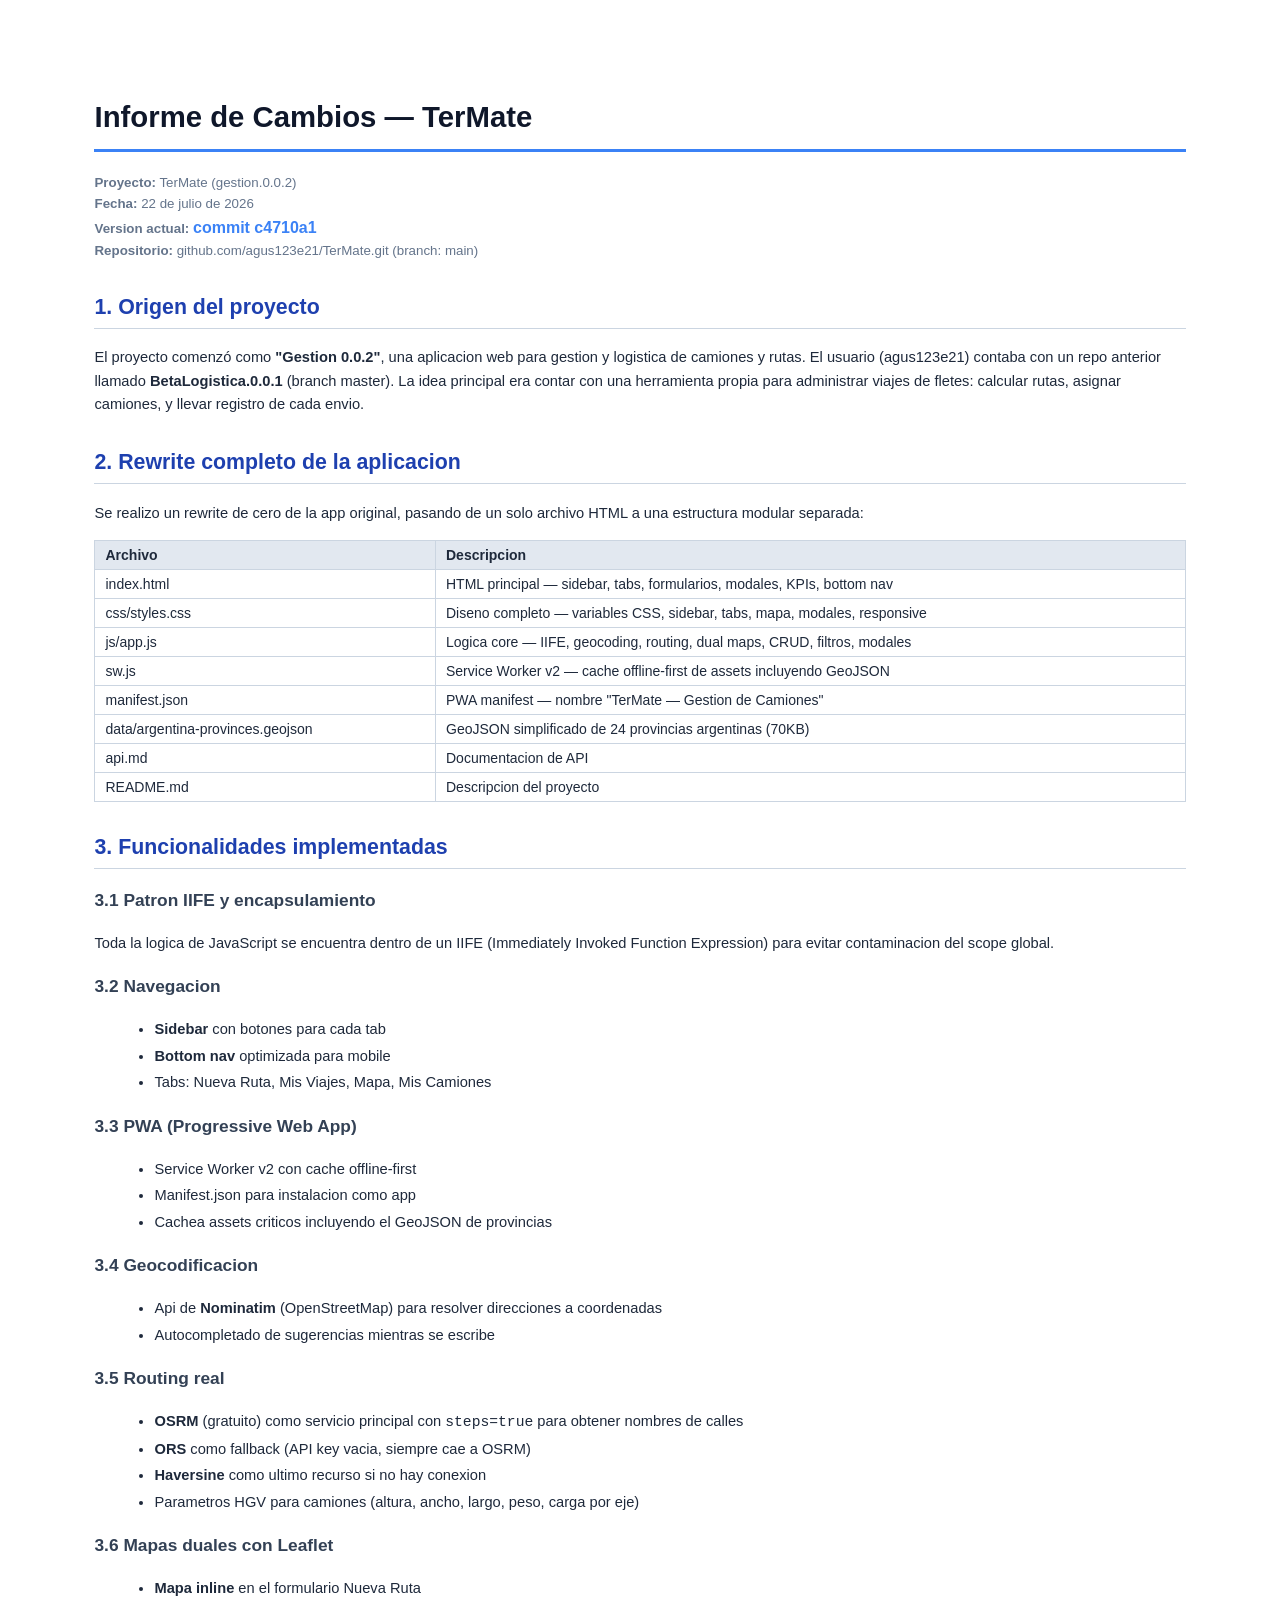
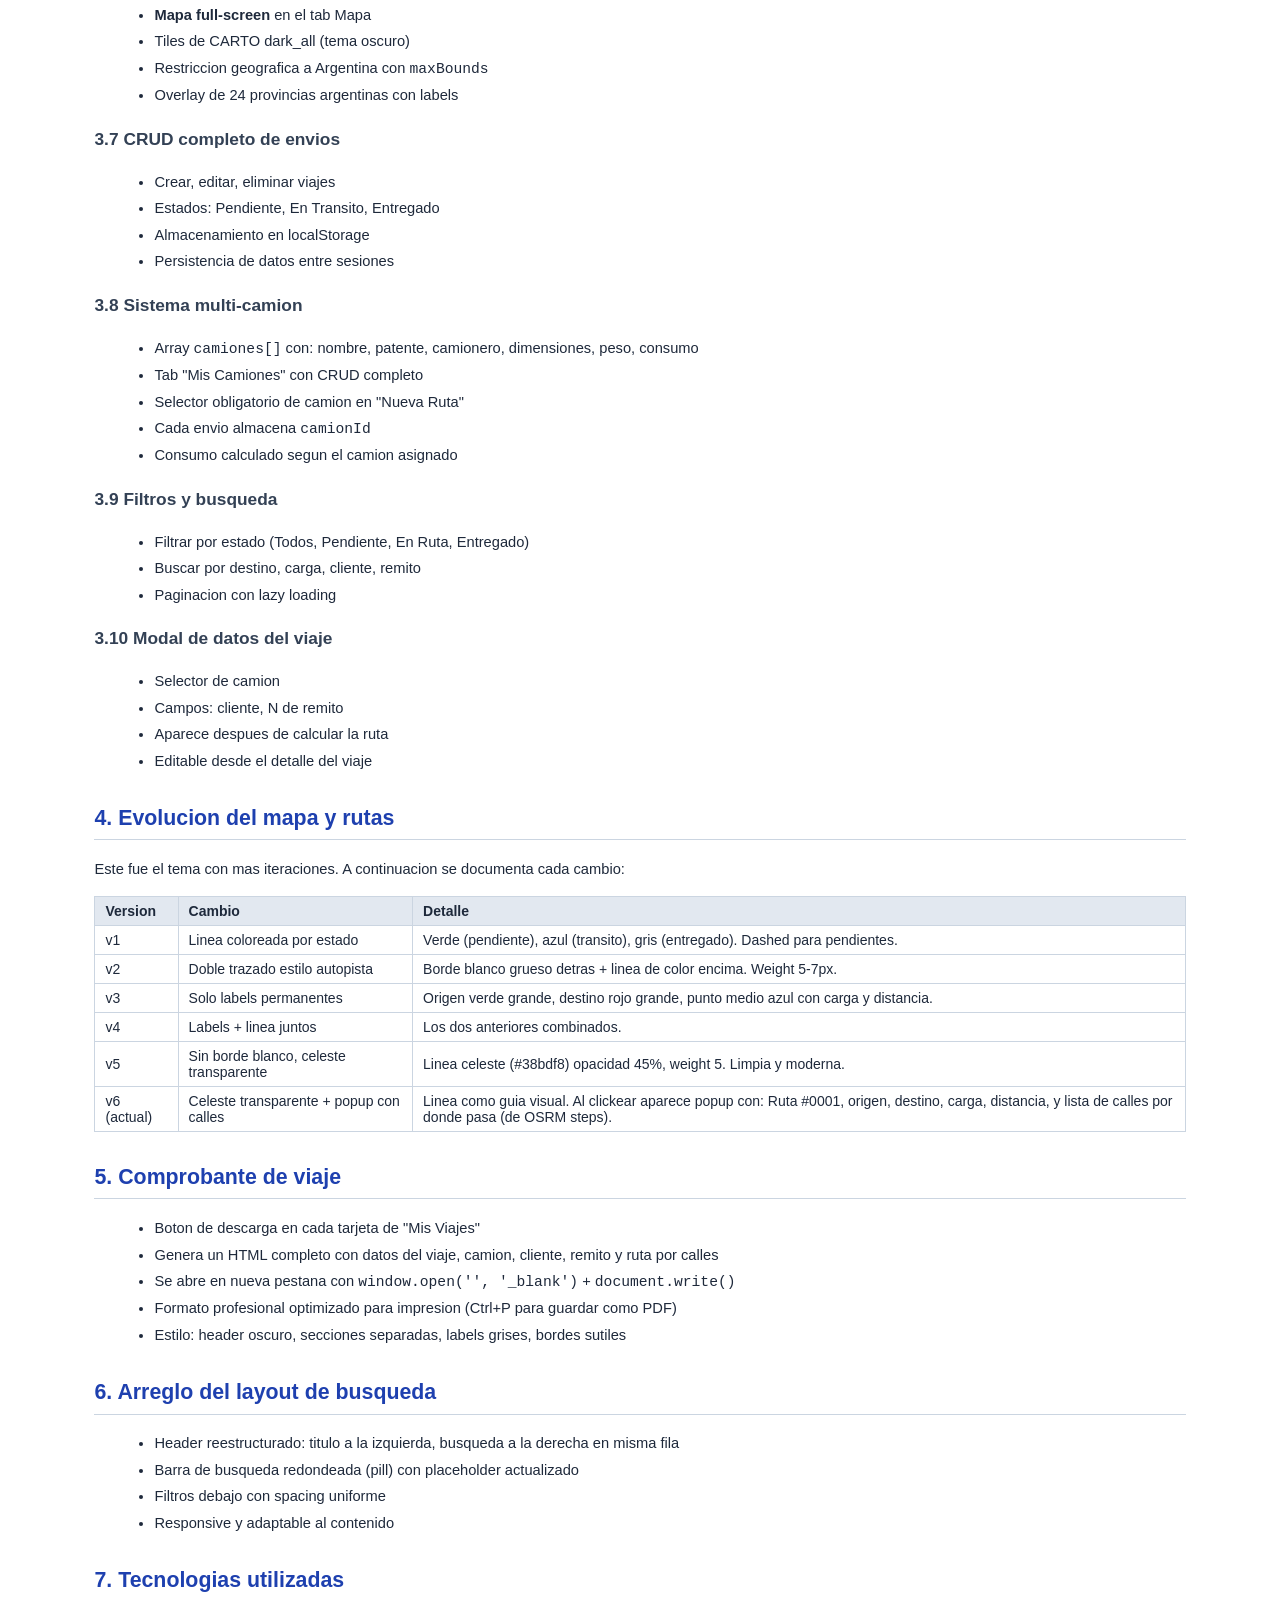
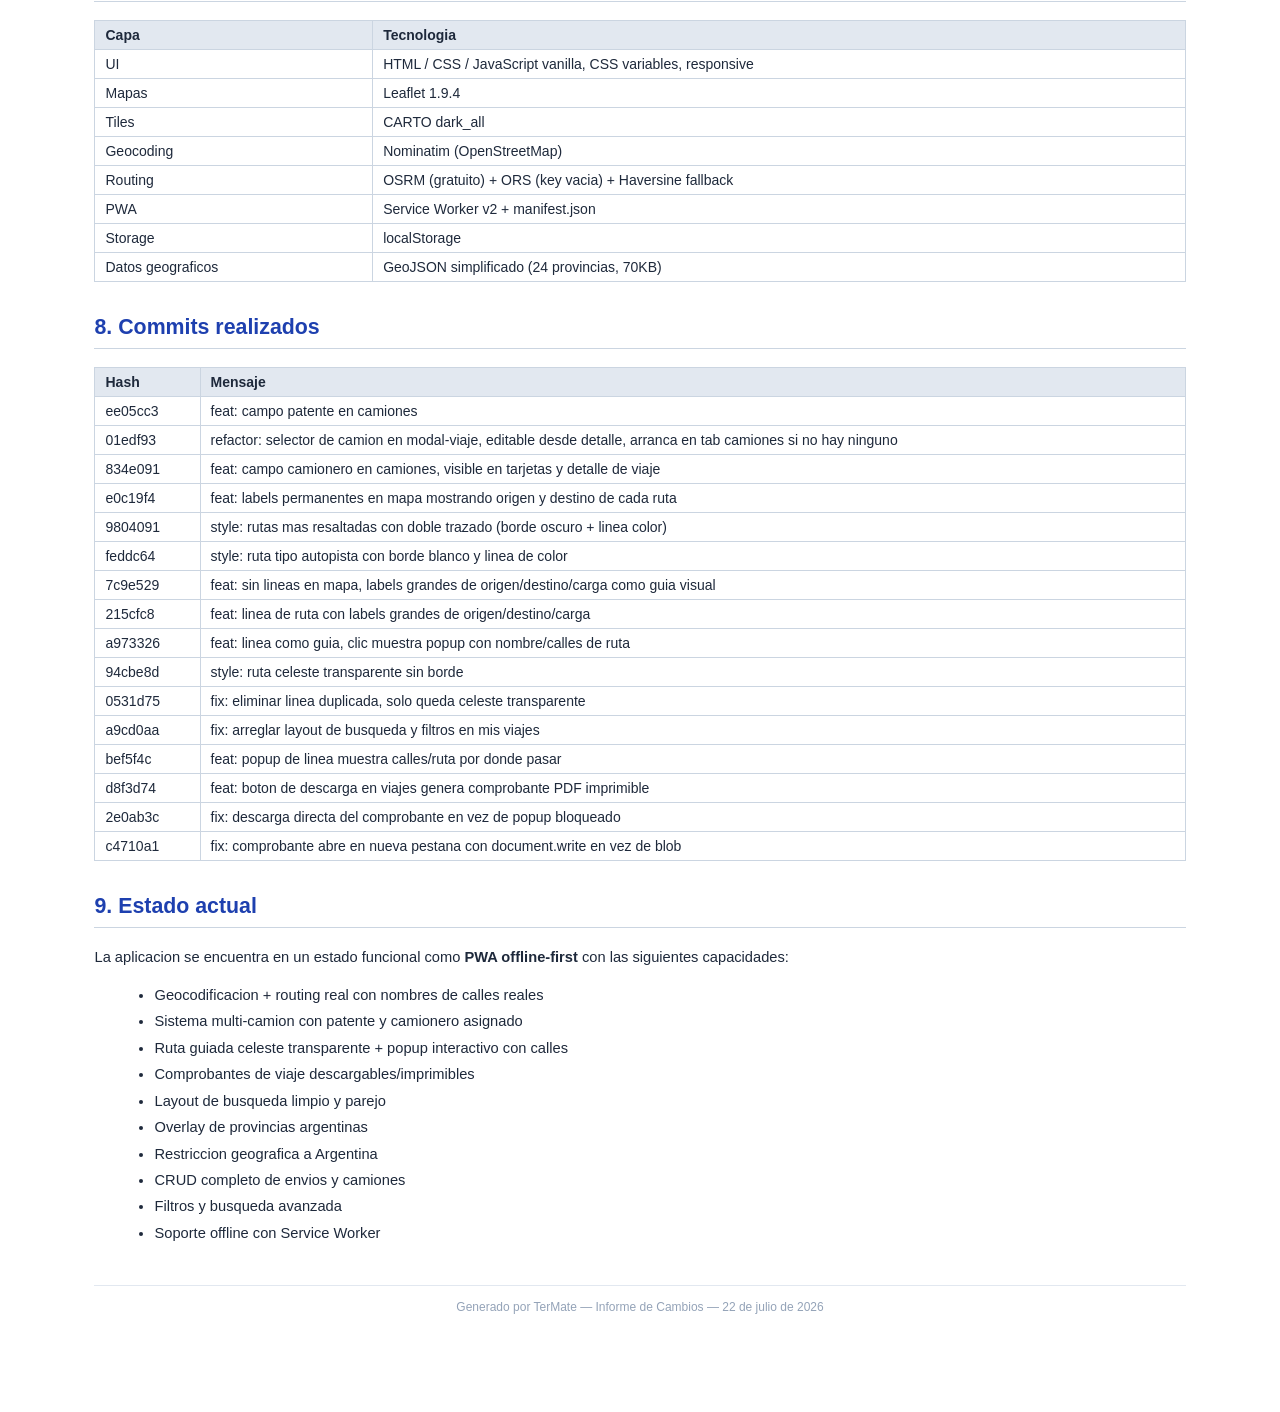
<file: docs/Cambios-TerMate.doc.html>
<html xmlns:o="urn:schemas-microsoft-com:office:office"
      xmlns:w="urn:schemas-microsoft-com:office:word"
      xmlns="http://www.w3.org/TR/REC-html40">
<head>
<meta charset="UTF-8">
<title>Informe de Cambios — TerMate</title>
<style>
  body { font-family: 'Calibri', sans-serif; font-size: 11pt; color: #1e293b; line-height: 1.6; margin: 2.5cm; }
  h1 { font-size: 22pt; color: #0f172a; border-bottom: 3px solid #3b82f6; padding-bottom: 8px; margin-top: 0; }
  h2 { font-size: 16pt; color: #1e40af; margin-top: 28px; border-bottom: 1px solid #cbd5e1; padding-bottom: 4px; }
  h3 { font-size: 13pt; color: #334155; margin-top: 18px; }
  table { border-collapse: collapse; width: 100%; margin: 12px 0; }
  th, td { border: 1px solid #cbd5e1; padding: 6px 10px; text-align: left; font-size: 10.5pt; }
  th { background: #e2e8f0; font-weight: 600; }
  ul { margin: 4px 0 4px 20px; }
  li { margin-bottom: 3px; }
  .header-meta { font-size: 10pt; color: #64748b; margin-bottom: 20px; }
  .version { font-size: 12pt; color: #3b82f6; font-weight: 600; }
</style>
<!--[if gte mso 9]>
<xml>
  <w:WordDocument>
    <w:View>Print</w:View>
    <w:Zoom>100</w:Zoom>
  </w:WordDocument>
</xml>
<![endif]-->
</head>
<body>

<h1>Informe de Cambios — TerMate</h1>
<p class="header-meta">
  <strong>Proyecto:</strong> TerMate (gestion.0.0.2)<br>
  <strong>Fecha:</strong> 22 de julio de 2026<br>
  <strong>Version actual:</strong> <span class="version">commit c4710a1</span><br>
  <strong>Repositorio:</strong> github.com/agus123e21/TerMate.git (branch: main)
</p>

<h2>1. Origen del proyecto</h2>
<p>El proyecto comenzó como <strong>"Gestion 0.0.2"</strong>, una aplicacion web para gestion y logistica de camiones y rutas. El usuario (agus123e21) contaba con un repo anterior llamado <strong>BetaLogistica.0.0.1</strong> (branch master). La idea principal era contar con una herramienta propia para administrar viajes de fletes: calcular rutas, asignar camiones, y llevar registro de cada envio.</p>

<h2>2. Rewrite completo de la aplicacion</h2>
<p>Se realizo un rewrite de cero de la app original, pasando de un solo archivo HTML a una estructura modular separada:</p>
<table>
  <tr><th>Archivo</th><th>Descripcion</th></tr>
  <tr><td>index.html</td><td>HTML principal — sidebar, tabs, formularios, modales, KPIs, bottom nav</td></tr>
  <tr><td>css/styles.css</td><td>Diseno completo — variables CSS, sidebar, tabs, mapa, modales, responsive</td></tr>
  <tr><td>js/app.js</td><td>Logica core — IIFE, geocoding, routing, dual maps, CRUD, filtros, modales</td></tr>
  <tr><td>sw.js</td><td>Service Worker v2 — cache offline-first de assets incluyendo GeoJSON</td></tr>
  <tr><td>manifest.json</td><td>PWA manifest — nombre "TerMate — Gestion de Camiones"</td></tr>
  <tr><td>data/argentina-provinces.geojson</td><td>GeoJSON simplificado de 24 provincias argentinas (70KB)</td></tr>
  <tr><td>api.md</td><td>Documentacion de API</td></tr>
  <tr><td>README.md</td><td>Descripcion del proyecto</td></tr>
</table>

<h2>3. Funcionalidades implementadas</h2>

<h3>3.1 Patron IIFE y encapsulamiento</h3>
<p>Toda la logica de JavaScript se encuentra dentro de un IIFE (Immediately Invoked Function Expression) para evitar contaminacion del scope global.</p>

<h3>3.2 Navegacion</h3>
<ul>
  <li><strong>Sidebar</strong> con botones para cada tab</li>
  <li><strong>Bottom nav</strong> optimizada para mobile</li>
  <li>Tabs: Nueva Ruta, Mis Viajes, Mapa, Mis Camiones</li>
</ul>

<h3>3.3 PWA (Progressive Web App)</h3>
<ul>
  <li>Service Worker v2 con cache offline-first</li>
  <li>Manifest.json para instalacion como app</li>
  <li>Cachea assets criticos incluyendo el GeoJSON de provincias</li>
</ul>

<h3>3.4 Geocodificacion</h3>
<ul>
  <li>Api de <strong>Nominatim</strong> (OpenStreetMap) para resolver direcciones a coordenadas</li>
  <li>Autocompletado de sugerencias mientras se escribe</li>
</ul>

<h3>3.5 Routing real</h3>
<ul>
  <li><strong>OSRM</strong> (gratuito) como servicio principal con <code>steps=true</code> para obtener nombres de calles</li>
  <li><strong>ORS</strong> como fallback (API key vacia, siempre cae a OSRM)</li>
  <li><strong>Haversine</strong> como ultimo recurso si no hay conexion</li>
  <li>Parametros HGV para camiones (altura, ancho, largo, peso, carga por eje)</li>
</ul>

<h3>3.6 Mapas duales con Leaflet</h3>
<ul>
  <li><strong>Mapa inline</strong> en el formulario Nueva Ruta</li>
  <li><strong>Mapa full-screen</strong> en el tab Mapa</li>
  <li>Tiles de CARTO dark_all (tema oscuro)</li>
  <li>Restriccion geografica a Argentina con <code>maxBounds</code></li>
  <li>Overlay de 24 provincias argentinas con labels</li>
</ul>

<h3>3.7 CRUD completo de envios</h3>
<ul>
  <li>Crear, editar, eliminar viajes</li>
  <li>Estados: Pendiente, En Transito, Entregado</li>
  <li>Almacenamiento en localStorage</li>
  <li>Persistencia de datos entre sesiones</li>
</ul>

<h3>3.8 Sistema multi-camion</h3>
<ul>
  <li>Array <code>camiones[]</code> con: nombre, patente, camionero, dimensiones, peso, consumo</li>
  <li>Tab "Mis Camiones" con CRUD completo</li>
  <li>Selector obligatorio de camion en "Nueva Ruta"</li>
  <li>Cada envio almacena <code>camionId</code></li>
  <li>Consumo calculado segun el camion asignado</li>
</ul>

<h3>3.9 Filtros y busqueda</h3>
<ul>
  <li>Filtrar por estado (Todos, Pendiente, En Ruta, Entregado)</li>
  <li>Buscar por destino, carga, cliente, remito</li>
  <li>Paginacion con lazy loading</li>
</ul>

<h3>3.10 Modal de datos del viaje</h3>
<ul>
  <li>Selector de camion</li>
  <li>Campos: cliente, N de remito</li>
  <li>Aparece despues de calcular la ruta</li>
  <li>Editable desde el detalle del viaje</li>
</ul>

<h2>4. Evolucion del mapa y rutas</h2>
<p>Este fue el tema con mas iteraciones. A continuacion se documenta cada cambio:</p>

<table>
  <tr><th>Version</th><th>Cambio</th><th>Detalle</th></tr>
  <tr><td>v1</td><td>Linea coloreada por estado</td><td>Verde (pendiente), azul (transito), gris (entregado). Dashed para pendientes.</td></tr>
  <tr><td>v2</td><td>Doble trazado estilo autopista</td><td>Borde blanco grueso detras + linea de color encima. Weight 5-7px.</td></tr>
  <tr><td>v3</td><td>Solo labels permanentes</td><td>Origen verde grande, destino rojo grande, punto medio azul con carga y distancia.</td></tr>
  <tr><td>v4</td><td>Labels + linea juntos</td><td>Los dos anteriores combinados.</td></tr>
  <tr><td>v5</td><td>Sin borde blanco, celeste transparente</td><td>Linea celeste (#38bdf8) opacidad 45%, weight 5. Limpia y moderna.</td></tr>
  <tr><td>v6 (actual)</td><td>Celeste transparente + popup con calles</td><td>Linea como guia visual. Al clickear aparece popup con: Ruta #0001, origen, destino, carga, distancia, y lista de calles por donde pasa (de OSRM steps).</td></tr>
</table>

<h2>5. Comprobante de viaje</h2>
<ul>
  <li>Boton de descarga en cada tarjeta de "Mis Viajes"</li>
  <li>Genera un HTML completo con datos del viaje, camion, cliente, remito y ruta por calles</li>
  <li>Se abre en nueva pestana con <code>window.open('', '_blank')</code> + <code>document.write()</code></li>
  <li>Formato profesional optimizado para impresion (Ctrl+P para guardar como PDF)</li>
  <li>Estilo: header oscuro, secciones separadas, labels grises, bordes sutiles</li>
</ul>

<h2>6. Arreglo del layout de busqueda</h2>
<ul>
  <li>Header reestructurado: titulo a la izquierda, busqueda a la derecha en misma fila</li>
  <li>Barra de busqueda redondeada (pill) con placeholder actualizado</li>
  <li>Filtros debajo con spacing uniforme</li>
  <li>Responsive y adaptable al contenido</li>
</ul>

<h2>7. Tecnologias utilizadas</h2>
<table>
  <tr><th>Capa</th><th>Tecnologia</th></tr>
  <tr><td>UI</td><td>HTML / CSS / JavaScript vanilla, CSS variables, responsive</td></tr>
  <tr><td>Mapas</td><td>Leaflet 1.9.4</td></tr>
  <tr><td>Tiles</td><td>CARTO dark_all</td></tr>
  <tr><td>Geocoding</td><td>Nominatim (OpenStreetMap)</td></tr>
  <tr><td>Routing</td><td>OSRM (gratuito) + ORS (key vacia) + Haversine fallback</td></tr>
  <tr><td>PWA</td><td>Service Worker v2 + manifest.json</td></tr>
  <tr><td>Storage</td><td>localStorage</td></tr>
  <tr><td>Datos geograficos</td><td>GeoJSON simplificado (24 provincias, 70KB)</td></tr>
</table>

<h2>8. Commits realizados</h2>
<table>
  <tr><th>Hash</th><th>Mensaje</th></tr>
  <tr><td>ee05cc3</td><td>feat: campo patente en camiones</td></tr>
  <tr><td>01edf93</td><td>refactor: selector de camion en modal-viaje, editable desde detalle, arranca en tab camiones si no hay ninguno</td></tr>
  <tr><td>834e091</td><td>feat: campo camionero en camiones, visible en tarjetas y detalle de viaje</td></tr>
  <tr><td>e0c19f4</td><td>feat: labels permanentes en mapa mostrando origen y destino de cada ruta</td></tr>
  <tr><td>9804091</td><td>style: rutas mas resaltadas con doble trazado (borde oscuro + linea color)</td></tr>
  <tr><td>feddc64</td><td>style: ruta tipo autopista con borde blanco y linea de color</td></tr>
  <tr><td>7c9e529</td><td>feat: sin lineas en mapa, labels grandes de origen/destino/carga como guia visual</td></tr>
  <tr><td>215cfc8</td><td>feat: linea de ruta con labels grandes de origen/destino/carga</td></tr>
  <tr><td>a973326</td><td>feat: linea como guia, clic muestra popup con nombre/calles de ruta</td></tr>
  <tr><td>94cbe8d</td><td>style: ruta celeste transparente sin borde</td></tr>
  <tr><td>0531d75</td><td>fix: eliminar linea duplicada, solo queda celeste transparente</td></tr>
  <tr><td>a9cd0aa</td><td>fix: arreglar layout de busqueda y filtros en mis viajes</td></tr>
  <tr><td>bef5f4c</td><td>feat: popup de linea muestra calles/ruta por donde pasar</td></tr>
  <tr><td>d8f3d74</td><td>feat: boton de descarga en viajes genera comprobante PDF imprimible</td></tr>
  <tr><td>2e0ab3c</td><td>fix: descarga directa del comprobante en vez de popup bloqueado</td></tr>
  <tr><td>c4710a1</td><td>fix: comprobante abre en nueva pestana con document.write en vez de blob</td></tr>
</table>

<h2>9. Estado actual</h2>
<p>La aplicacion se encuentra en un estado funcional como <strong>PWA offline-first</strong> con las siguientes capacidades:</p>
<ul>
  <li>Geocodificacion + routing real con nombres de calles reales</li>
  <li>Sistema multi-camion con patente y camionero asignado</li>
  <li>Ruta guiada celeste transparente + popup interactivo con calles</li>
  <li>Comprobantes de viaje descargables/imprimibles</li>
  <li>Layout de busqueda limpio y parejo</li>
  <li>Overlay de provincias argentinas</li>
  <li>Restriccion geografica a Argentina</li>
  <li>CRUD completo de envios y camiones</li>
  <li>Filtros y busqueda avanzada</li>
  <li>Soporte offline con Service Worker</li>
</ul>

<p style="margin-top:40px; font-size:9pt; color:#94a3b8; text-align:center; border-top:1px solid #e2e8f0; padding-top:12px;">
  Generado por TerMate — Informe de Cambios — 22 de julio de 2026
</p>

</body>
</html>
</file>
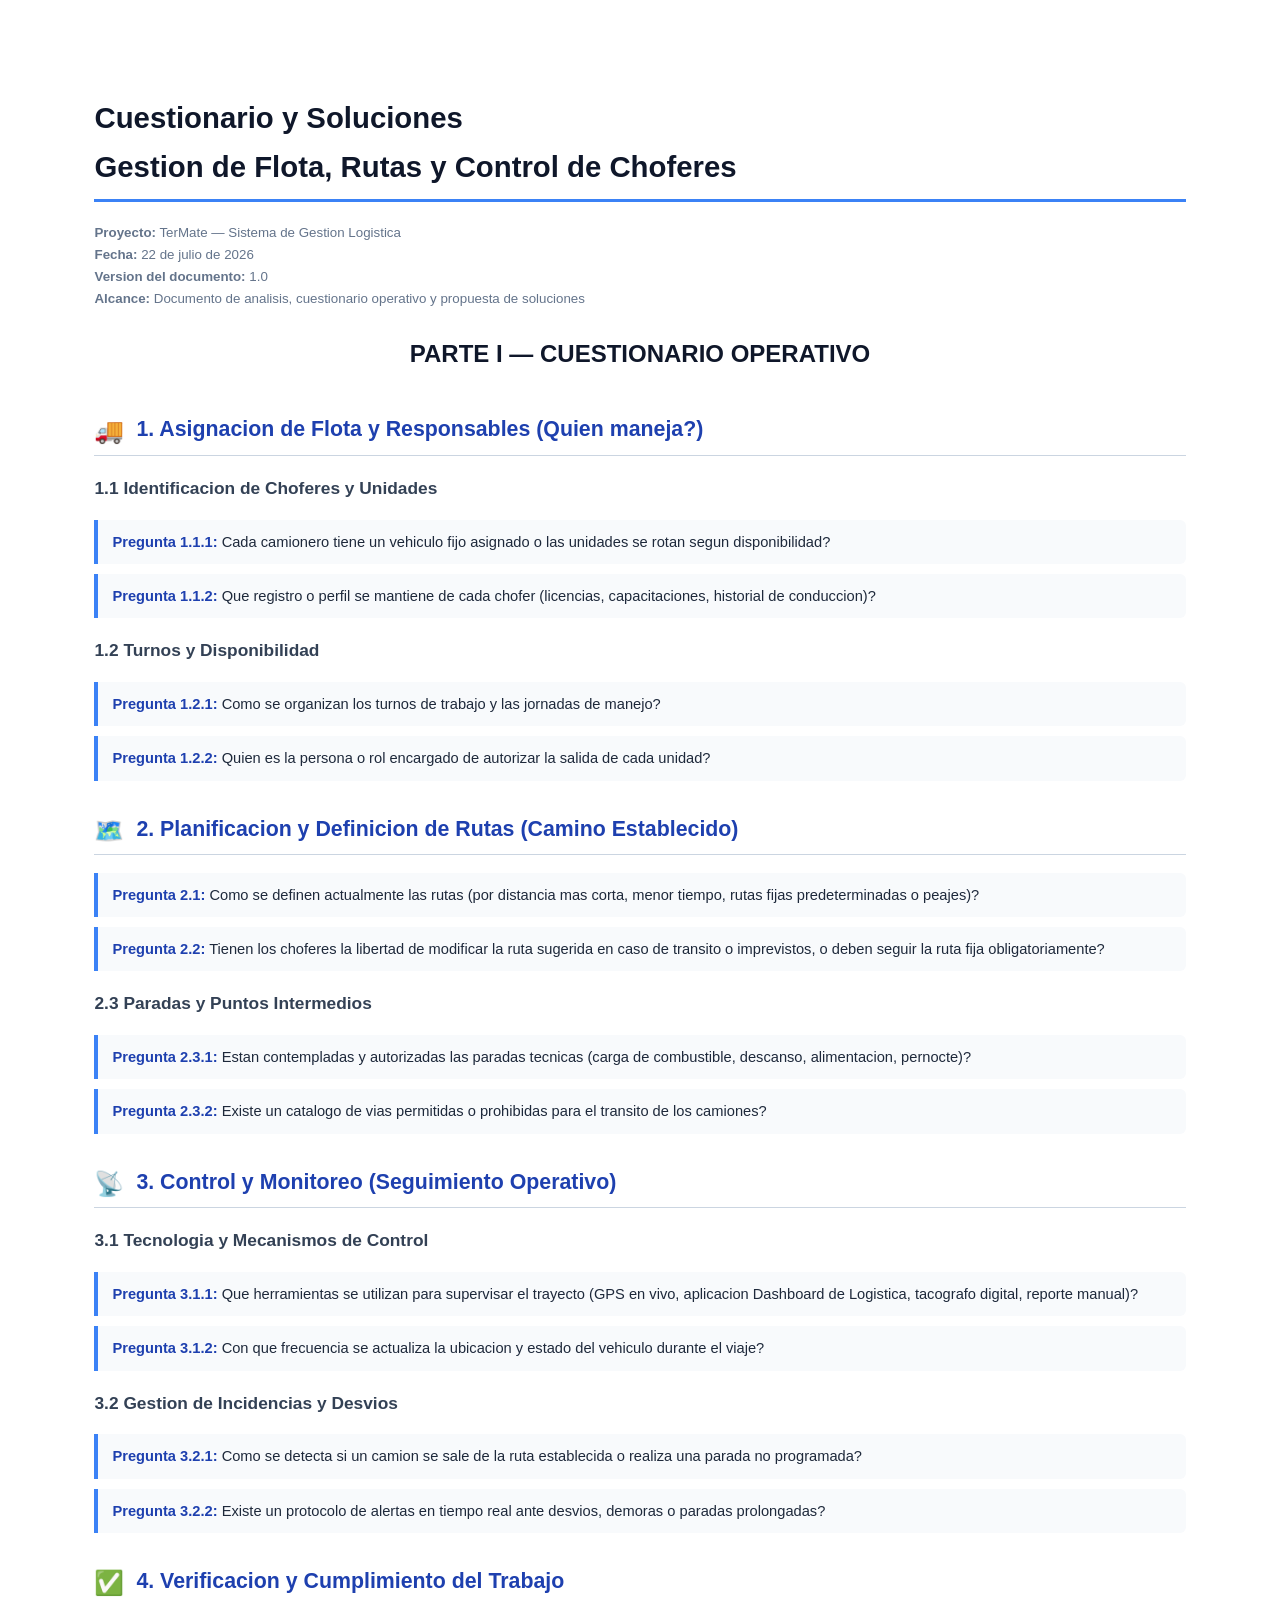
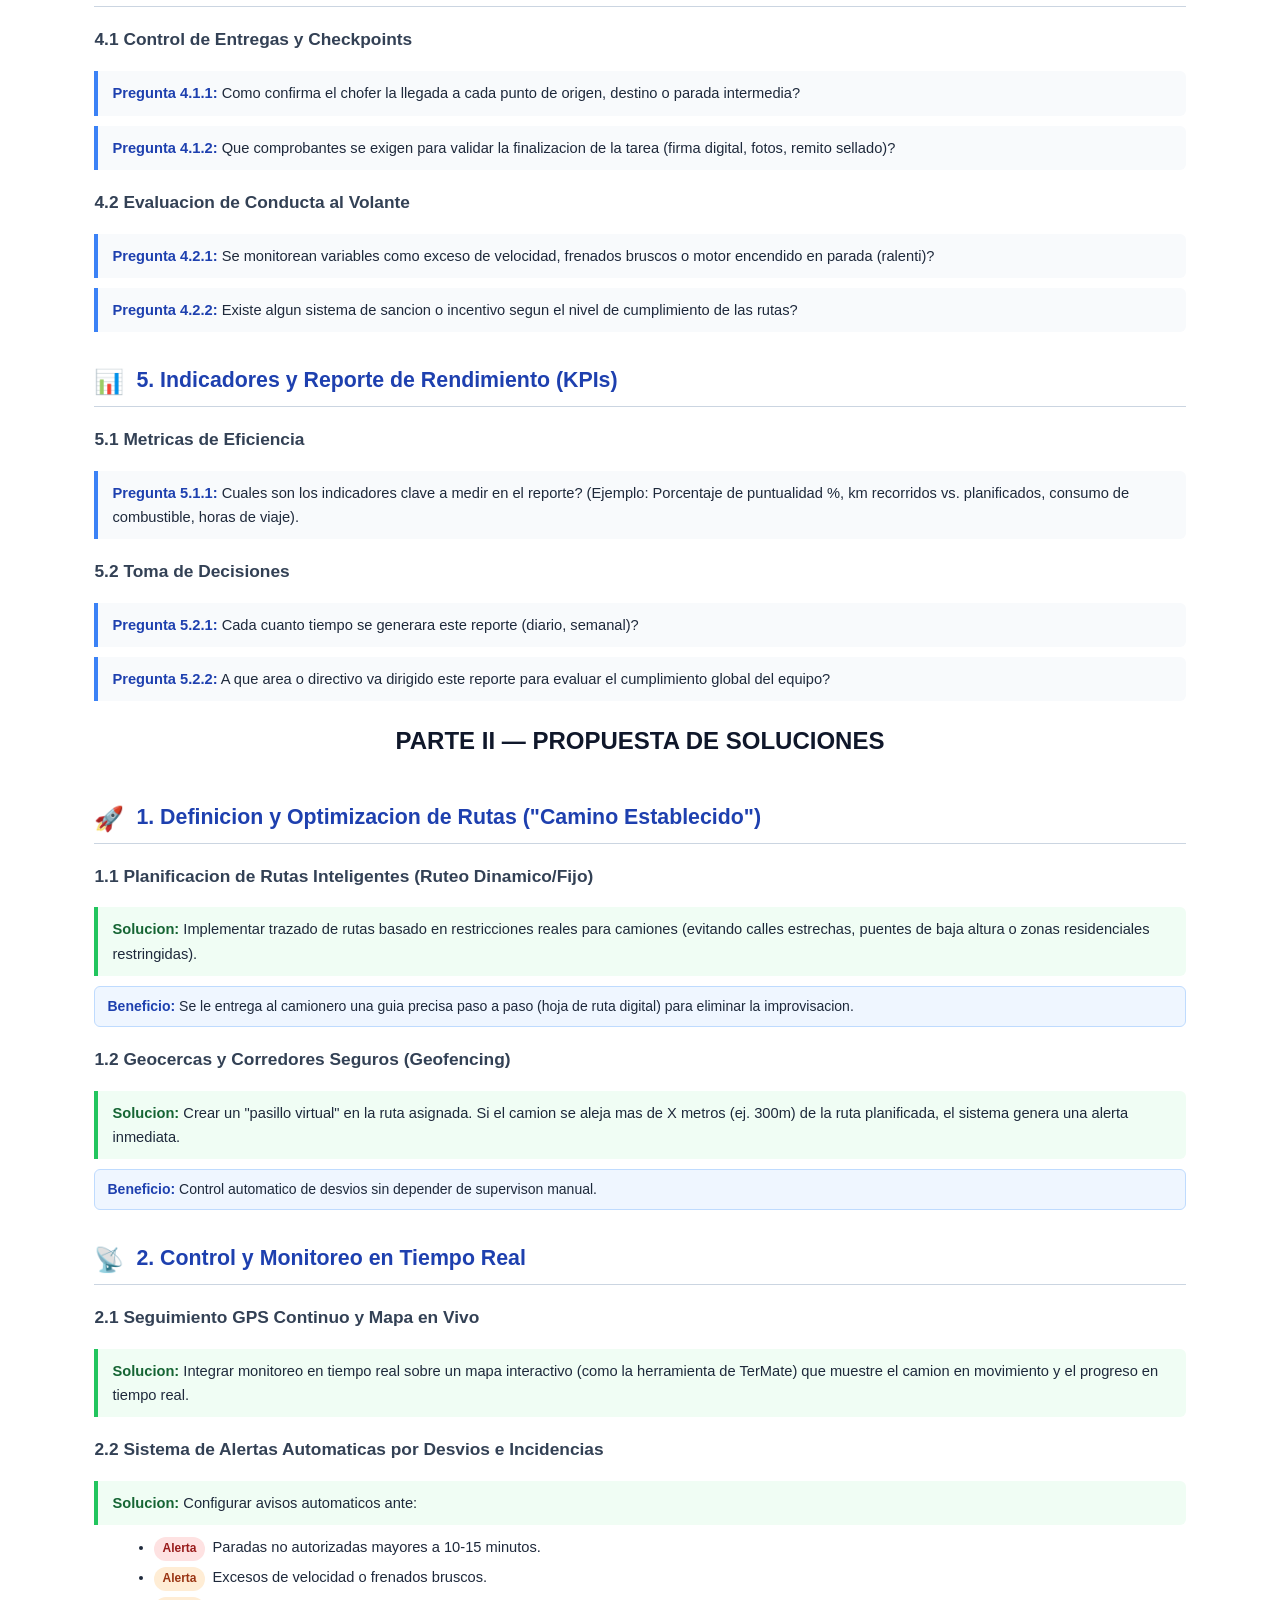
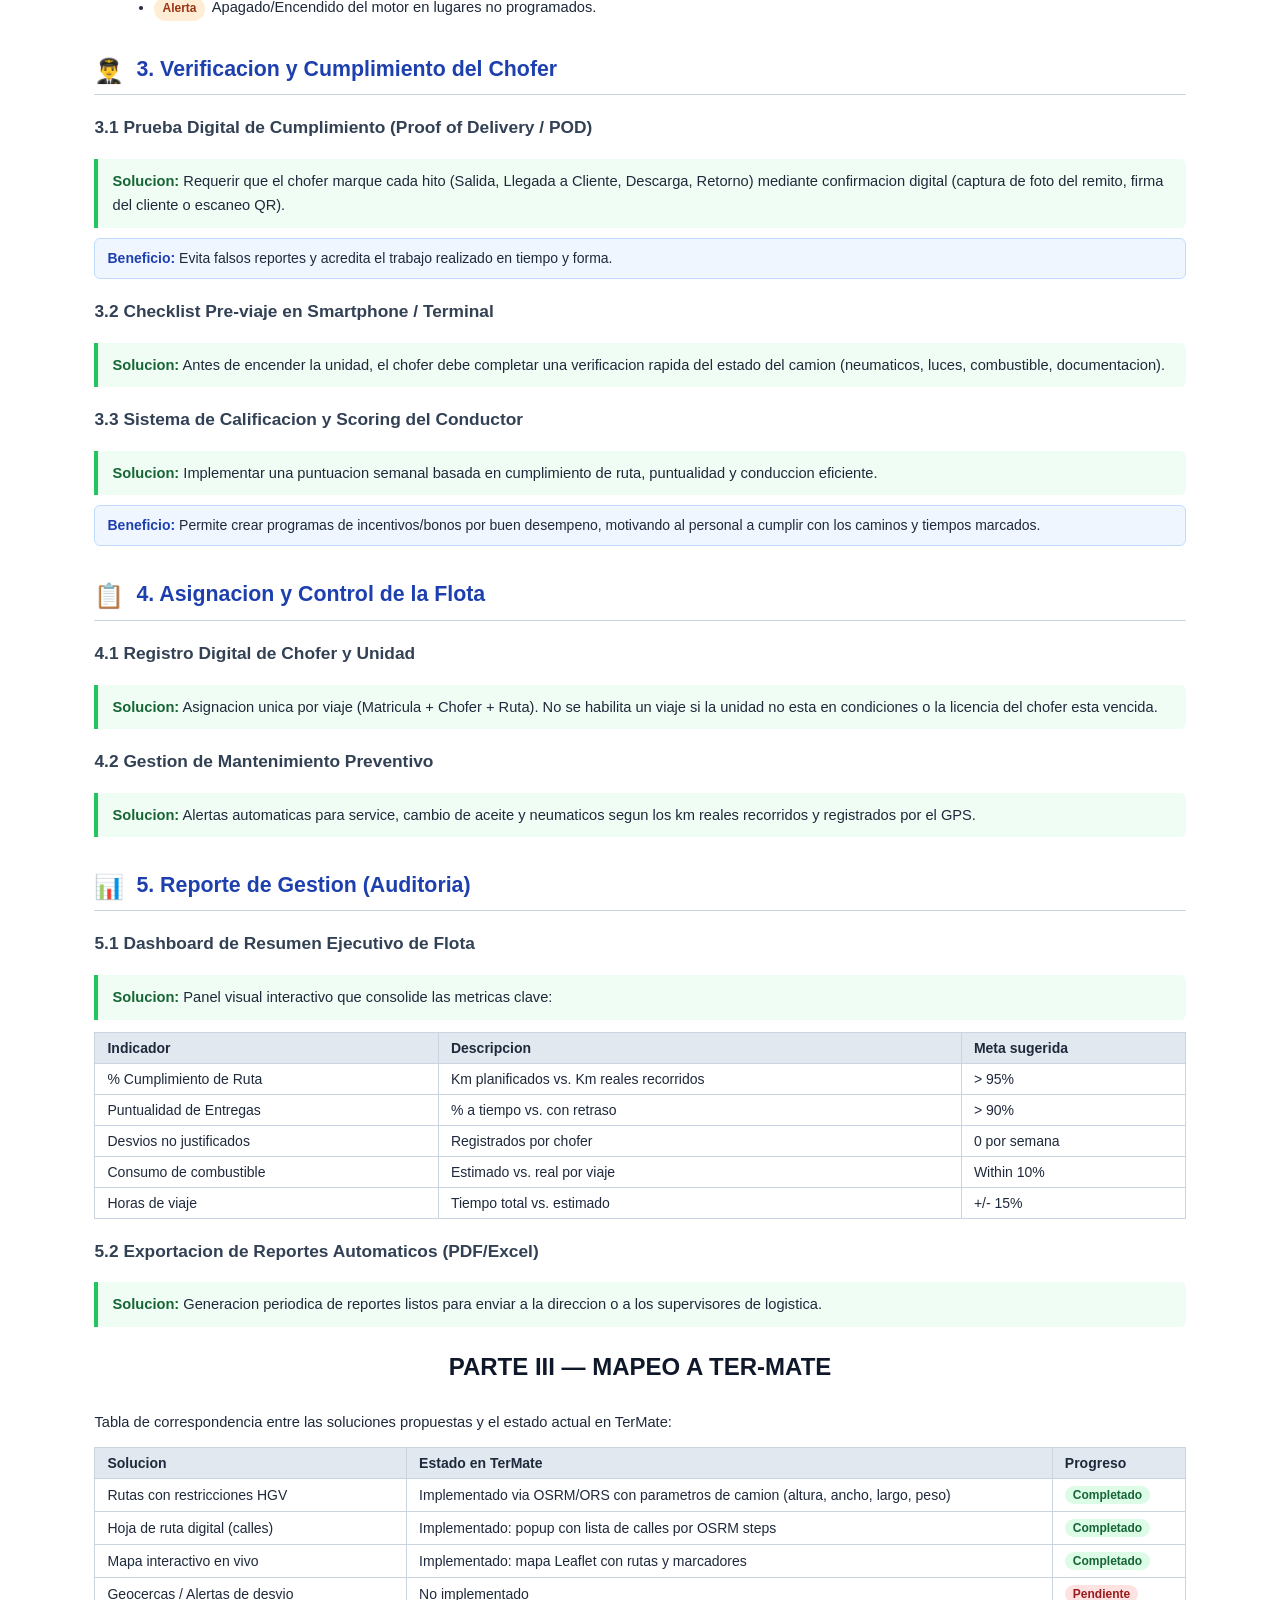
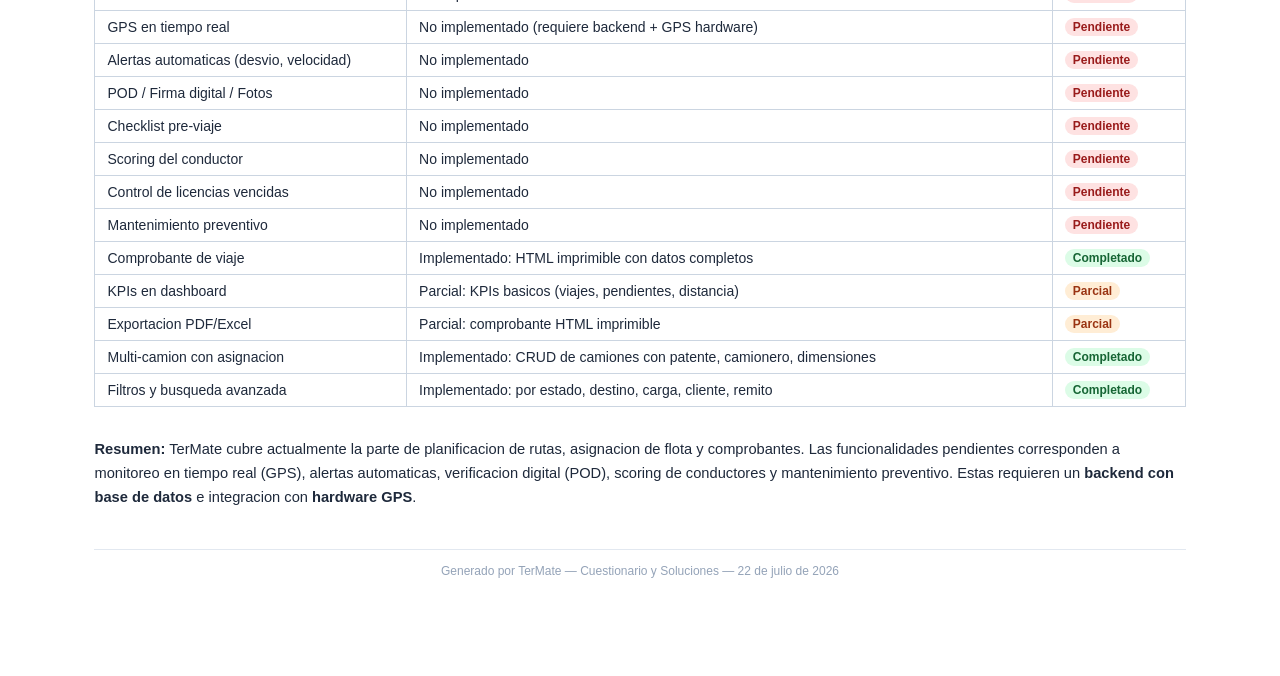
<file: docs/Cuestionario-Flota-Rutas-Choferes.doc.html>
<html xmlns:o="urn:schemas-microsoft-com:office:office"
      xmlns:w="urn:schemas-microsoft-com:office:word"
      xmlns="http://www.w3.org/TR/REC-html40">
<head>
<meta charset="UTF-8">
<title>Cuestionario y Soluciones — Gestion de Flota, Rutas y Control de Choferes</title>
<style>
  body { font-family: 'Calibri', sans-serif; font-size: 11pt; color: #1e293b; line-height: 1.65; margin: 2.5cm; }
  h1 { font-size: 22pt; color: #0f172a; border-bottom: 3px solid #3b82f6; padding-bottom: 8px; margin-top: 0; }
  h2 { font-size: 16pt; color: #1e40af; margin-top: 30px; border-bottom: 1px solid #cbd5e1; padding-bottom: 4px; }
  h3 { font-size: 13pt; color: #334155; margin-top: 18px; }
  h4 { font-size: 11.5pt; color: #475569; margin-top: 14px; margin-bottom: 4px; }
  p { margin: 4px 0 8px 0; }
  ul { margin: 4px 0 10px 20px; }
  li { margin-bottom: 4px; }
  table { border-collapse: collapse; width: 100%; margin: 12px 0; }
  th, td { border: 1px solid #cbd5e1; padding: 7px 12px; text-align: left; font-size: 10.5pt; }
  th { background: #e2e8f0; font-weight: 600; }
  .header-meta { font-size: 10pt; color: #64748b; margin-bottom: 24px; }
  .section-icon { font-size: 18pt; margin-right: 6px; vertical-align: middle; }
  .solucion-box { background: #f0fdf4; border-left: 4px solid #22c55e; padding: 10px 14px; margin: 10px 0; border-radius: 0 6px 6px 0; }
  .solucion-box strong { color: #166534; }
  .pregunta-box { background: #f8fafc; border-left: 4px solid #3b82f6; padding: 10px 14px; margin: 10px 0; border-radius: 0 6px 6px 0; }
  .pregunta-box strong { color: #1e40af; }
  .beneficio { background: #eff6ff; border: 1px solid #bfdbfe; border-radius: 6px; padding: 8px 12px; margin-top: 6px; font-size: 10.5pt; }
  .beneficio strong { color: #1e40af; }
  .tag { display: inline-block; background: #e0e7ff; color: #3730a3; font-size: 9pt; font-weight: 600; padding: 2px 8px; border-radius: 999px; margin-right: 4px; }
  .tag-green { background: #dcfce7; color: #166534; }
  .tag-orange { background: #ffedd5; color: #9a3412; }
  .tag-red { background: #fee2e2; color: #991b1b; }
  .page-break { page-break-before: always; }
  .footer { margin-top: 40px; font-size: 9pt; color: #94a3b8; text-align: center; border-top: 1px solid #e2e8f0; padding-top: 12px; }
</style>
<!--[if gte mso 9]>
<xml>
  <w:WordDocument>
    <w:View>Print</w:View>
    <w:Zoom>100</w:Zoom>
  </w:WordDocument>
</xml>
<![endif]-->
</head>
<body>

<h1>Cuestionario y Soluciones<br>Gestion de Flota, Rutas y Control de Choferes</h1>
<p class="header-meta">
  <strong>Proyecto:</strong> TerMate — Sistema de Gestion Logistica<br>
  <strong>Fecha:</strong> 22 de julio de 2026<br>
  <strong>Version del documento:</strong> 1.0<br>
  <strong>Alcance:</strong> Documento de analisis, cuestionario operativo y propuesta de soluciones
</p>

<!-- ============================================================ -->
<!-- PARTE I: CUESTIONARIO -->
<!-- ============================================================ -->

<h1 style="text-align:center; font-size:18pt; border:none; margin-top:20px;">PARTE I — CUESTIONARIO OPERATIVO</h1>

<!-- ═══════════════════════════════ -->
<!-- 1. ASIGNACION DE FLOTA -->
<!-- ═══════════════════════════════ -->

<h2><span class="section-icon">🚚</span> 1. Asignacion de Flota y Responsables (Quien maneja?)</h2>

<h3>1.1 Identificacion de Choferes y Unidades</h3>
<div class="pregunta-box">
  <strong>Pregunta 1.1.1:</strong> Cada camionero tiene un vehiculo fijo asignado o las unidades se rotan segun disponibilidad?
</div>
<div class="pregunta-box">
  <strong>Pregunta 1.1.2:</strong> Que registro o perfil se mantiene de cada chofer (licencias, capacitaciones, historial de conduccion)?
</div>

<h3>1.2 Turnos y Disponibilidad</h3>
<div class="pregunta-box">
  <strong>Pregunta 1.2.1:</strong> Como se organizan los turnos de trabajo y las jornadas de manejo?
</div>
<div class="pregunta-box">
  <strong>Pregunta 1.2.2:</strong> Quien es la persona o rol encargado de autorizar la salida de cada unidad?
</div>

<!-- ═══════════════════════════════ -->
<!-- 2. PLANIFICACION DE RUTAS -->
<!-- ═══════════════════════════════ -->

<h2><span class="section-icon">🗺️</span> 2. Planificacion y Definicion de Rutas (Camino Establecido)</h2>

<div class="pregunta-box">
  <strong>Pregunta 2.1:</strong> Como se definen actualmente las rutas (por distancia mas corta, menor tiempo, rutas fijas predeterminadas o peajes)?
</div>
<div class="pregunta-box">
  <strong>Pregunta 2.2:</strong> Tienen los choferes la libertad de modificar la ruta sugerida en caso de transito o imprevistos, o deben seguir la ruta fija obligatoriamente?
</div>

<h3>2.3 Paradas y Puntos Intermedios</h3>
<div class="pregunta-box">
  <strong>Pregunta 2.3.1:</strong> Estan contempladas y autorizadas las paradas tecnicas (carga de combustible, descanso, alimentacion, pernocte)?
</div>
<div class="pregunta-box">
  <strong>Pregunta 2.3.2:</strong> Existe un catalogo de vias permitidas o prohibidas para el transito de los camiones?
</div>

<!-- ═══════════════════════════════ -->
<!-- 3. CONTROL Y MONITOREO -->
<!-- ═══════════════════════════════ -->

<h2><span class="section-icon">📡</span> 3. Control y Monitoreo (Seguimiento Operativo)</h2>

<h3>3.1 Tecnologia y Mecanismos de Control</h3>
<div class="pregunta-box">
  <strong>Pregunta 3.1.1:</strong> Que herramientas se utilizan para supervisar el trayecto (GPS en vivo, aplicacion Dashboard de Logistica, tacografo digital, reporte manual)?
</div>
<div class="pregunta-box">
  <strong>Pregunta 3.1.2:</strong> Con que frecuencia se actualiza la ubicacion y estado del vehiculo durante el viaje?
</div>

<h3>3.2 Gestion de Incidencias y Desvios</h3>
<div class="pregunta-box">
  <strong>Pregunta 3.2.1:</strong> Como se detecta si un camion se sale de la ruta establecida o realiza una parada no programada?
</div>
<div class="pregunta-box">
  <strong>Pregunta 3.2.2:</strong> Existe un protocolo de alertas en tiempo real ante desvios, demoras o paradas prolongadas?
</div>

<!-- ═══════════════════════════════ -->
<!-- 4. VERIFICACION Y CUMPLIMIENTO -->
<!-- ═══════════════════════════════ -->

<h2><span class="section-icon">✅</span> 4. Verificacion y Cumplimiento del Trabajo</h2>

<h3>4.1 Control de Entregas y Checkpoints</h3>
<div class="pregunta-box">
  <strong>Pregunta 4.1.1:</strong> Como confirma el chofer la llegada a cada punto de origen, destino o parada intermedia?
</div>
<div class="pregunta-box">
  <strong>Pregunta 4.1.2:</strong> Que comprobantes se exigen para validar la finalizacion de la tarea (firma digital, fotos, remito sellado)?
</div>

<h3>4.2 Evaluacion de Conducta al Volante</h3>
<div class="pregunta-box">
  <strong>Pregunta 4.2.1:</strong> Se monitorean variables como exceso de velocidad, frenados bruscos o motor encendido en parada (ralenti)?
</div>
<div class="pregunta-box">
  <strong>Pregunta 4.2.2:</strong> Existe algun sistema de sancion o incentivo segun el nivel de cumplimiento de las rutas?
</div>

<!-- ═══════════════════════════════ -->
<!-- 5. KPIs Y REPORTES -->
<!-- ═══════════════════════════════ -->

<h2><span class="section-icon">📊</span> 5. Indicadores y Reporte de Rendimiento (KPIs)</h2>

<h3>5.1 Metricas de Eficiencia</h3>
<div class="pregunta-box">
  <strong>Pregunta 5.1.1:</strong> Cuales son los indicadores clave a medir en el reporte? (Ejemplo: Porcentaje de puntualidad %, km recorridos vs. planificados, consumo de combustible, horas de viaje).
</div>

<h3>5.2 Toma de Decisiones</h3>
<div class="pregunta-box">
  <strong>Pregunta 5.2.1:</strong> Cada cuanto tiempo se generara este reporte (diario, semanal)?
</div>
<div class="pregunta-box">
  <strong>Pregunta 5.2.2:</strong> A que area o directivo va dirigido este reporte para evaluar el cumplimiento global del equipo?
</div>

<!-- ============================================================ -->
<!-- PARTE II: SOLUCIONES -->
<!-- ============================================================ -->

<div class="page-break"></div>

<h1 style="text-align:center; font-size:18pt; border:none; margin-top:20px;">PARTE II — PROPUESTA DE SOLUCIONES</h1>

<!-- ═══════════════════════════════ -->
<!-- SOLUCION 1: RUTAS -->
<!-- ═══════════════════════════════ -->

<h2><span class="section-icon">🚀</span> 1. Definicion y Optimizacion de Rutas ("Camino Establecido")</h2>

<h3>1.1 Planificacion de Rutas Inteligentes (Ruteo Dinamico/Fijo)</h3>
<div class="solucion-box">
  <strong>Solucion:</strong> Implementar trazado de rutas basado en restricciones reales para camiones (evitando calles estrechas, puentes de baja altura o zonas residenciales restringidas).
</div>
<div class="beneficio">
  <strong>Beneficio:</strong> Se le entrega al camionero una guia precisa paso a paso (hoja de ruta digital) para eliminar la improvisacion.
</div>

<h3>1.2 Geocercas y Corredores Seguros (Geofencing)</h3>
<div class="solucion-box">
  <strong>Solucion:</strong> Crear un "pasillo virtual" en la ruta asignada. Si el camion se aleja mas de X metros (ej. 300m) de la ruta planificada, el sistema genera una alerta inmediata.
</div>
<div class="beneficio">
  <strong>Beneficio:</strong> Control automatico de desvios sin depender de supervison manual.
</div>

<!-- ═══════════════════════════════ -->
<!-- SOLUCION 2: MONITOREO -->
<!-- ═══════════════════════════════ -->

<h2><span class="section-icon">📡</span> 2. Control y Monitoreo en Tiempo Real</h2>

<h3>2.1 Seguimiento GPS Continuo y Mapa en Vivo</h3>
<div class="solucion-box">
  <strong>Solucion:</strong> Integrar monitoreo en tiempo real sobre un mapa interactivo (como la herramienta de TerMate) que muestre el camion en movimiento y el progreso en tiempo real.
</div>

<h3>2.2 Sistema de Alertas Automaticas por Desvios e Incidencias</h3>
<div class="solucion-box">
  <strong>Solucion:</strong> Configurar avisos automaticos ante:
</div>
<ul>
  <li><span class="tag tag-red">Alerta</span> Paradas no autorizadas mayores a 10-15 minutos.</li>
  <li><span class="tag tag-orange">Alerta</span> Excesos de velocidad o frenados bruscos.</li>
  <li><span class="tag tag-orange">Alerta</span> Apagado/Encendido del motor en lugares no programados.</li>
</ul>

<!-- ═══════════════════════════════ -->
<!-- SOLUCION 3: CHOFER -->
<!-- ═══════════════════════════════ -->

<h2><span class="section-icon">👨‍✈️</span> 3. Verificacion y Cumplimiento del Chofer</h2>

<h3>3.1 Prueba Digital de Cumplimiento (Proof of Delivery / POD)</h3>
<div class="solucion-box">
  <strong>Solucion:</strong> Requerir que el chofer marque cada hito (Salida, Llegada a Cliente, Descarga, Retorno) mediante confirmacion digital (captura de foto del remito, firma del cliente o escaneo QR).
</div>
<div class="beneficio">
  <strong>Beneficio:</strong> Evita falsos reportes y acredita el trabajo realizado en tiempo y forma.
</div>

<h3>3.2 Checklist Pre-viaje en Smartphone / Terminal</h3>
<div class="solucion-box">
  <strong>Solucion:</strong> Antes de encender la unidad, el chofer debe completar una verificacion rapida del estado del camion (neumaticos, luces, combustible, documentacion).
</div>

<h3>3.3 Sistema de Calificacion y Scoring del Conductor</h3>
<div class="solucion-box">
  <strong>Solucion:</strong> Implementar una puntuacion semanal basada en cumplimiento de ruta, puntualidad y conduccion eficiente.
</div>
<div class="beneficio">
  <strong>Beneficio:</strong> Permite crear programas de incentivos/bonos por buen desempeno, motivando al personal a cumplir con los caminos y tiempos marcados.
</div>

<!-- ═══════════════════════════════ -->
<!-- SOLUCION 4: FLOTA -->
<!-- ═══════════════════════════════ -->

<h2><span class="section-icon">📋</span> 4. Asignacion y Control de la Flota</h2>

<h3>4.1 Registro Digital de Chofer y Unidad</h3>
<div class="solucion-box">
  <strong>Solucion:</strong> Asignacion unica por viaje (Matricula + Chofer + Ruta). No se habilita un viaje si la unidad no esta en condiciones o la licencia del chofer esta vencida.
</div>

<h3>4.2 Gestion de Mantenimiento Preventivo</h3>
<div class="solucion-box">
  <strong>Solucion:</strong> Alertas automaticas para service, cambio de aceite y neumaticos segun los km reales recorridos y registrados por el GPS.
</div>

<!-- ═══════════════════════════════ -->
<!-- SOLUCION 5: REPORTES -->
<!-- ═══════════════════════════════ -->

<h2><span class="section-icon">📊</span> 5. Reporte de Gestion (Auditoria)</h2>

<h3>5.1 Dashboard de Resumen Ejecutivo de Flota</h3>
<div class="solucion-box">
  <strong>Solucion:</strong> Panel visual interactivo que consolide las metricas clave:
</div>
<table>
  <tr><th>Indicador</th><th>Descripcion</th><th>Meta sugerida</th></tr>
  <tr><td>% Cumplimiento de Ruta</td><td>Km planificados vs. Km reales recorridos</td><td>> 95%</td></tr>
  <tr><td>Puntualidad de Entregas</td><td>% a tiempo vs. con retraso</td><td>> 90%</td></tr>
  <tr><td>Desvios no justificados</td><td>Registrados por chofer</td><td>0 por semana</td></tr>
  <tr><td>Consumo de combustible</td><td>Estimado vs. real por viaje</td><td>Within 10%</td></tr>
  <tr><td>Horas de viaje</td><td>Tiempo total vs. estimado</td><td>+/- 15%</td></tr>
</table>

<h3>5.2 Exportacion de Reportes Automaticos (PDF/Excel)</h3>
<div class="solucion-box">
  <strong>Solucion:</strong> Generacion periodica de reportes listos para enviar a la direccion o a los supervisores de logistica.
</div>

<!-- ═══════════════════════════════ -->
<!-- MAPEO A TER-MATE -->
<!-- ═══════════════════════════════ -->

<div class="page-break"></div>

<h1 style="text-align:center; font-size:18pt; border:none; margin-top:20px;">PARTE III — MAPEO A TER-MATE</h1>
<p>Tabla de correspondencia entre las soluciones propuestas y el estado actual en TerMate:</p>

<table>
  <tr><th>Solucion</th><th>Estado en TerMate</th><th>Progreso</th></tr>
  <tr><td>Rutas con restricciones HGV</td><td>Implementado via OSRM/ORS con parametros de camion (altura, ancho, largo, peso)</td><td><span class="tag tag-green">Completado</span></td></tr>
  <tr><td>Hoja de ruta digital (calles)</td><td>Implementado: popup con lista de calles por OSRM steps</td><td><span class="tag tag-green">Completado</span></td></tr>
  <tr><td>Mapa interactivo en vivo</td><td>Implementado: mapa Leaflet con rutas y marcadores</td><td><span class="tag tag-green">Completado</span></td></tr>
  <tr><td>Geocercas / Alertas de desvio</td><td>No implementado</td><td><span class="tag tag-red">Pendiente</span></td></tr>
  <tr><td>GPS en tiempo real</td><td>No implementado (requiere backend + GPS hardware)</td><td><span class="tag tag-red">Pendiente</span></td></tr>
  <tr><td>Alertas automaticas (desvio, velocidad)</td><td>No implementado</td><td><span class="tag tag-red">Pendiente</span></td></tr>
  <tr><td>POD / Firma digital / Fotos</td><td>No implementado</td><td><span class="tag tag-red">Pendiente</span></td></tr>
  <tr><td>Checklist pre-viaje</td><td>No implementado</td><td><span class="tag tag-red">Pendiente</span></td></tr>
  <tr><td>Scoring del conductor</td><td>No implementado</td><td><span class="tag tag-red">Pendiente</span></td></tr>
  <tr><td>Control de licencias vencidas</td><td>No implementado</td><td><span class="tag tag-red">Pendiente</span></td></tr>
  <tr><td>Mantenimiento preventivo</td><td>No implementado</td><td><span class="tag tag-red">Pendiente</span></td></tr>
  <tr><td>Comprobante de viaje</td><td>Implementado: HTML imprimible con datos completos</td><td><span class="tag tag-green">Completado</span></td></tr>
  <tr><td>KPIs en dashboard</td><td>Parcial: KPIs basicos (viajes, pendientes, distancia)</td><td><span class="tag tag-orange">Parcial</span></td></tr>
  <tr><td>Exportacion PDF/Excel</td><td>Parcial: comprobante HTML imprimible</td><td><span class="tag tag-orange">Parcial</span></td></tr>
  <tr><td>Multi-camion con asignacion</td><td>Implementado: CRUD de camiones con patente, camionero, dimensiones</td><td><span class="tag tag-green">Completado</span></td></tr>
  <tr><td>Filtros y busqueda avanzada</td><td>Implementado: por estado, destino, carga, cliente, remito</td><td><span class="tag tag-green">Completado</span></td></tr>
</table>

<p style="margin-top:30px;">
  <strong>Resumen:</strong> TerMate cubre actualmente la parte de planificacion de rutas, asignacion de flota y comprobantes. Las funcionalidades pendientes corresponden a monitoreo en tiempo real (GPS), alertas automaticas, verificacion digital (POD), scoring de conductores y mantenimiento preventivo. Estas requieren un <strong>backend con base de datos</strong> e integracion con <strong>hardware GPS</strong>.
</p>

<div class="footer">
  Generado por TerMate — Cuestionario y Soluciones — 22 de julio de 2026
</div>

</body>
</html>
</file>
